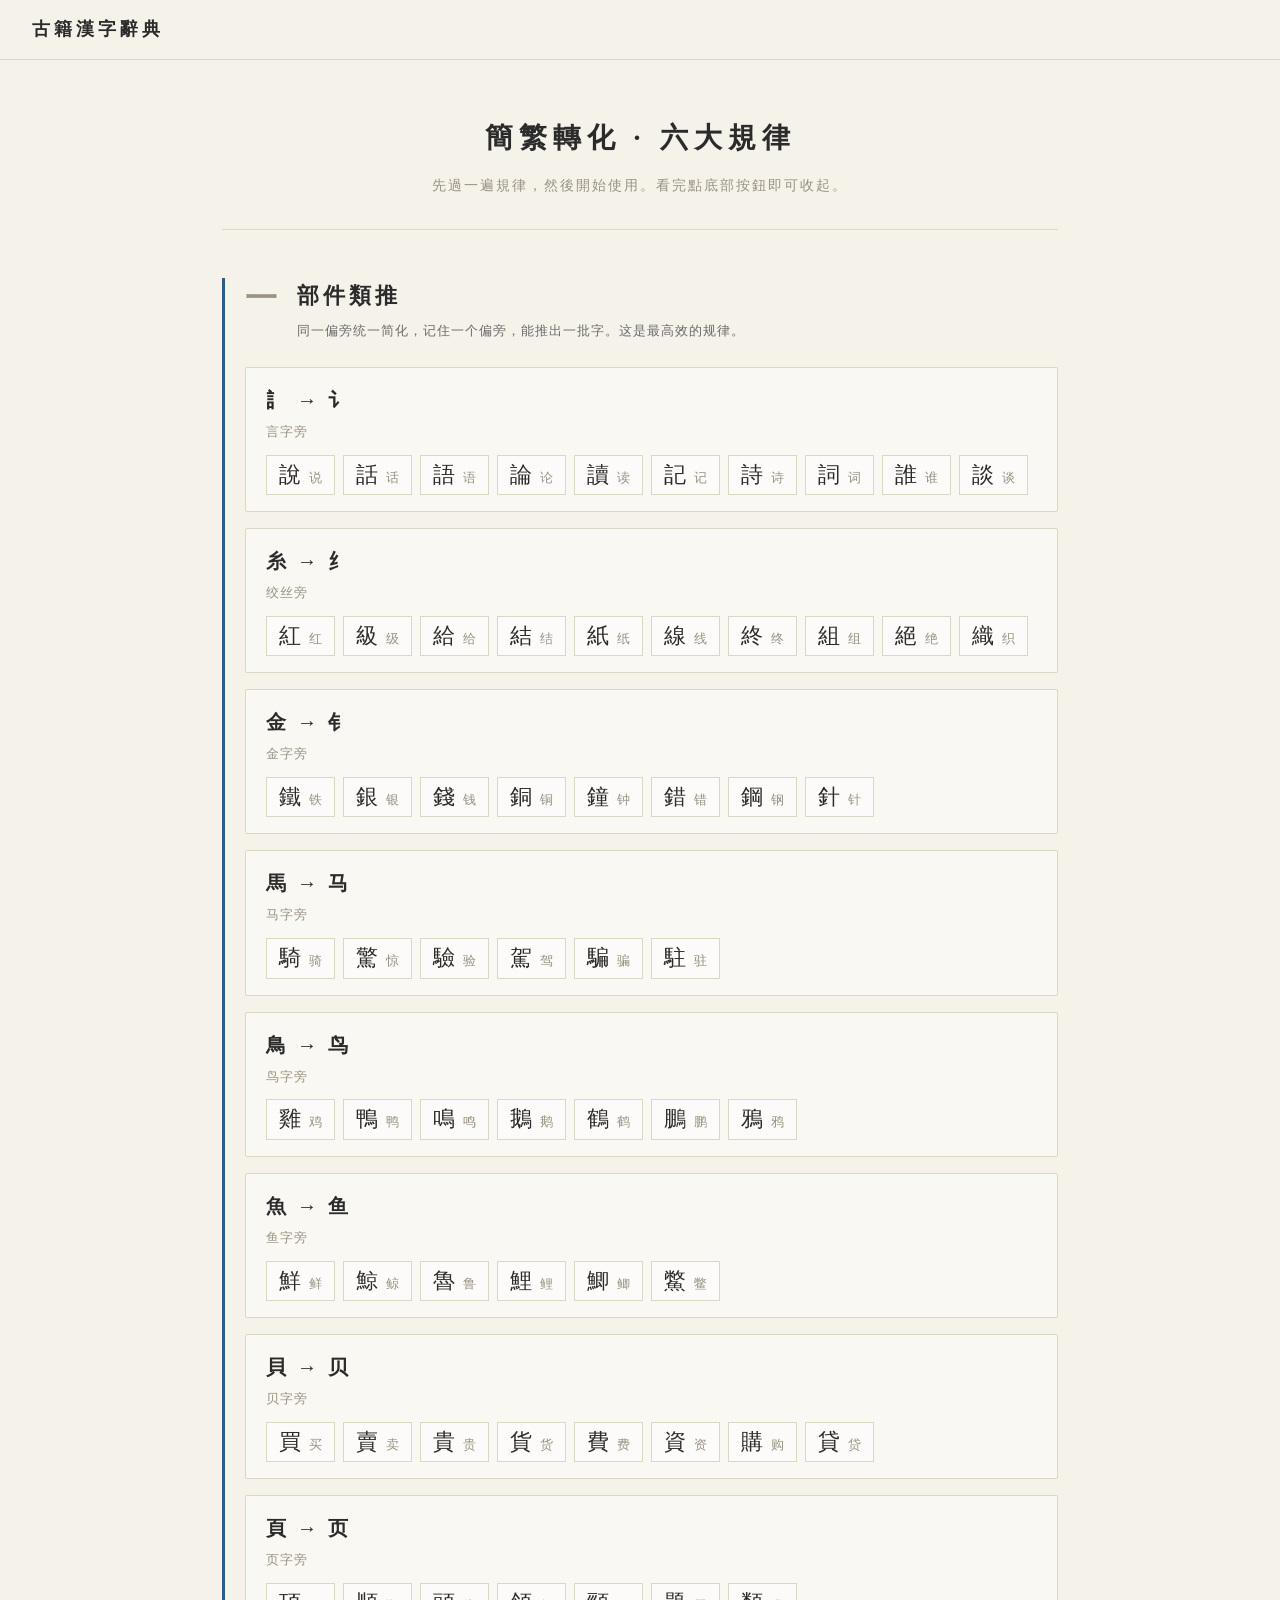
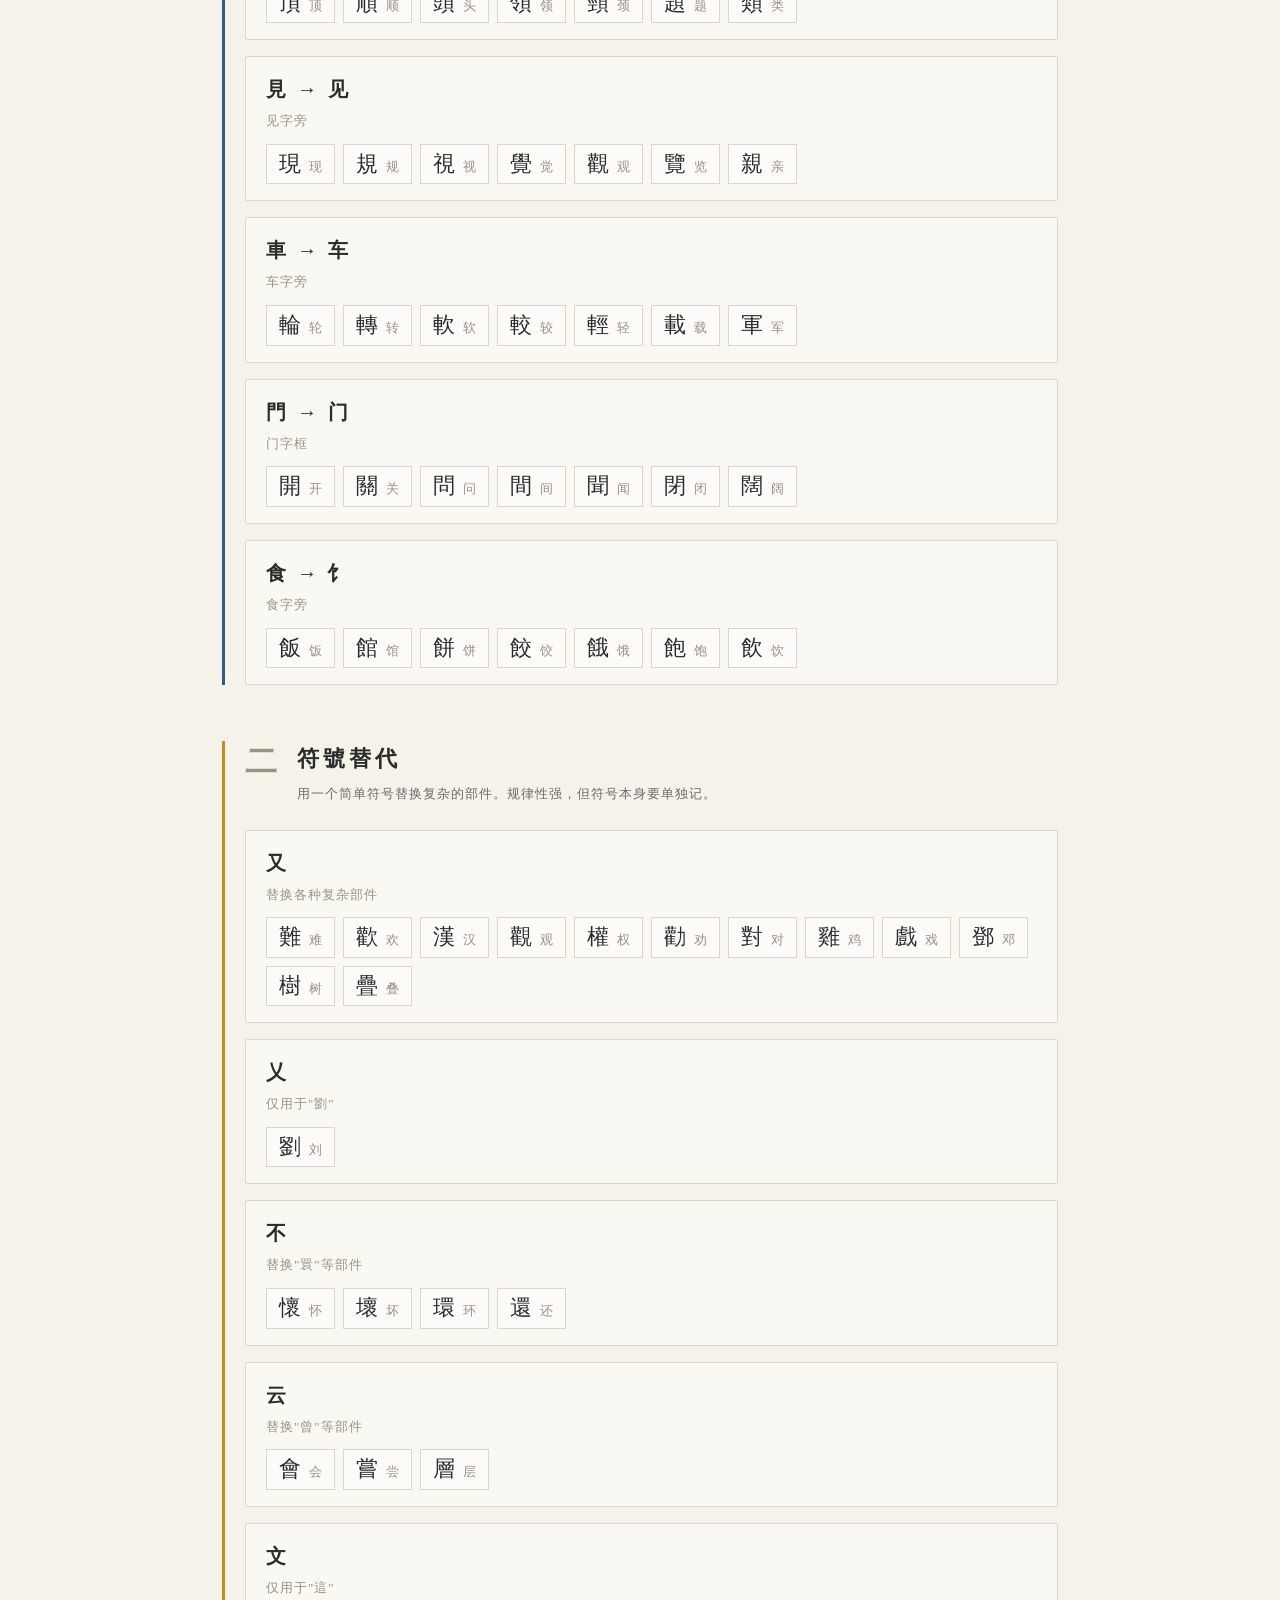
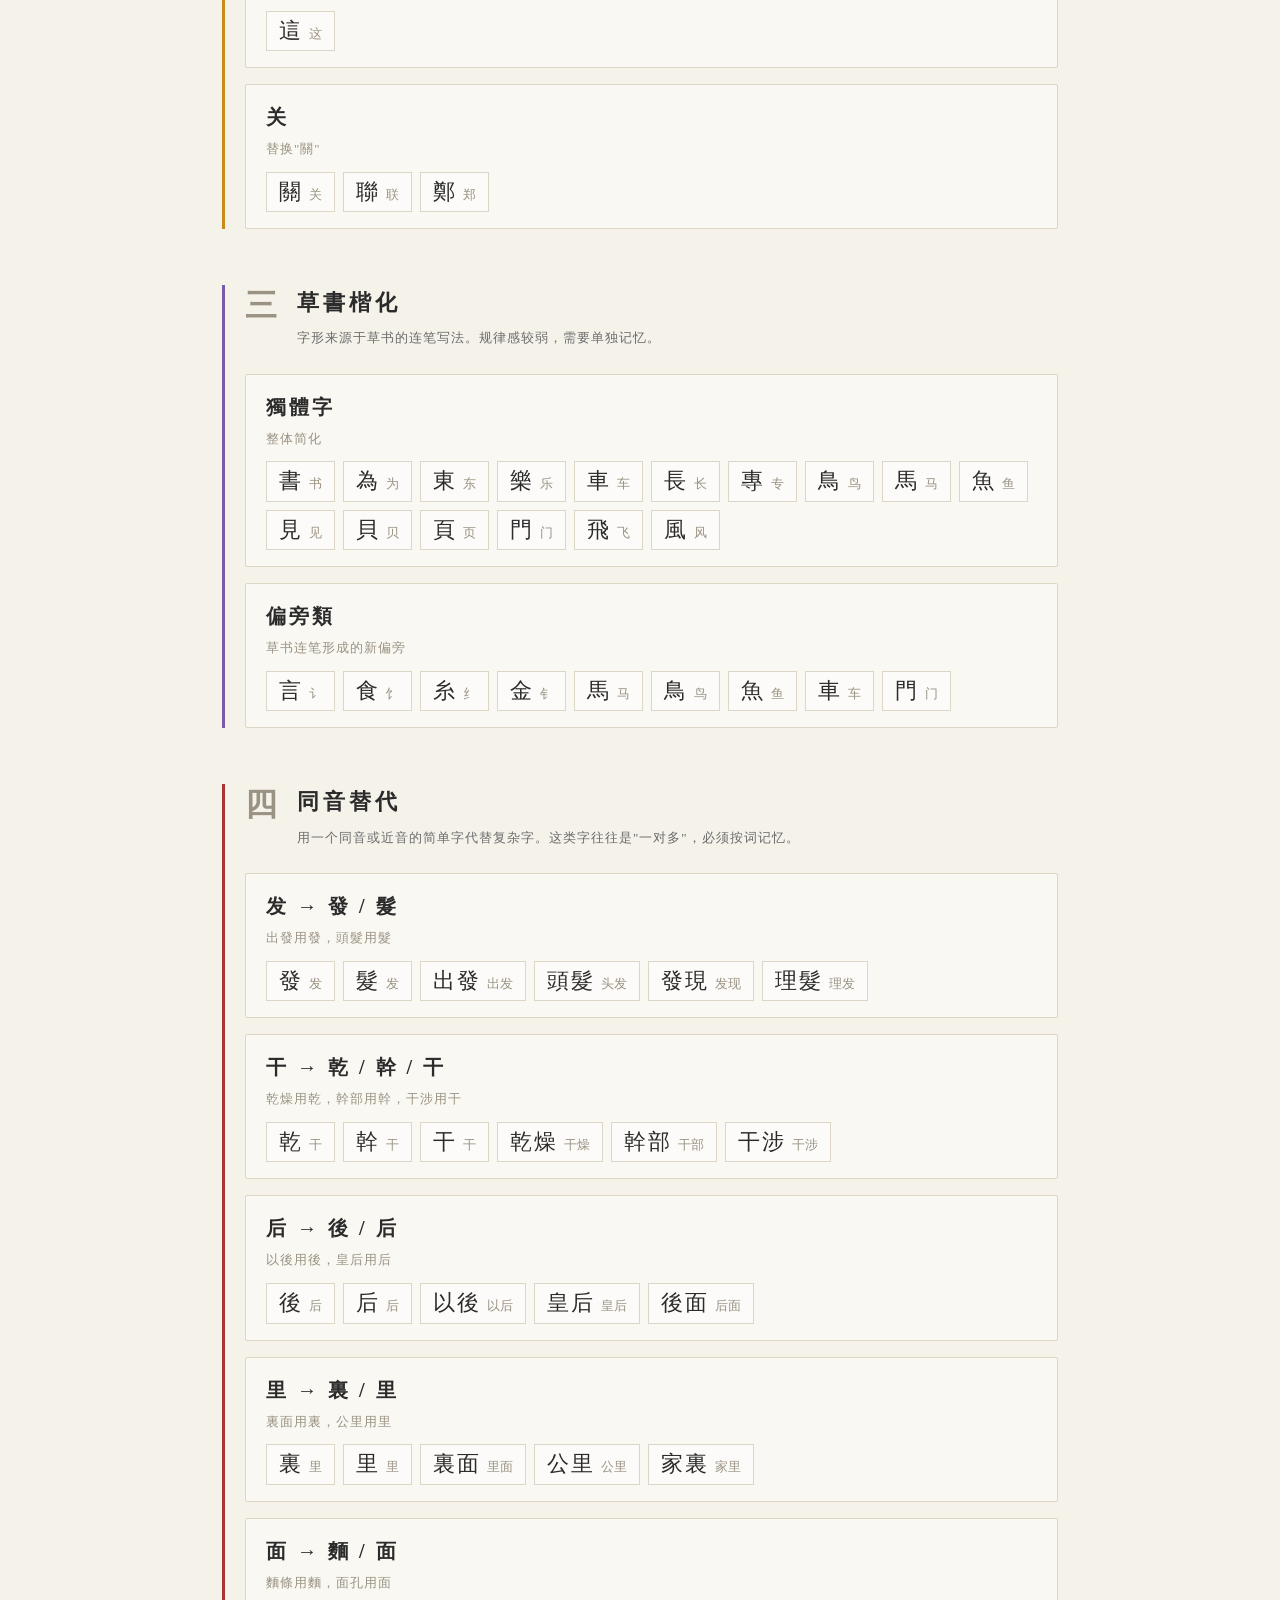
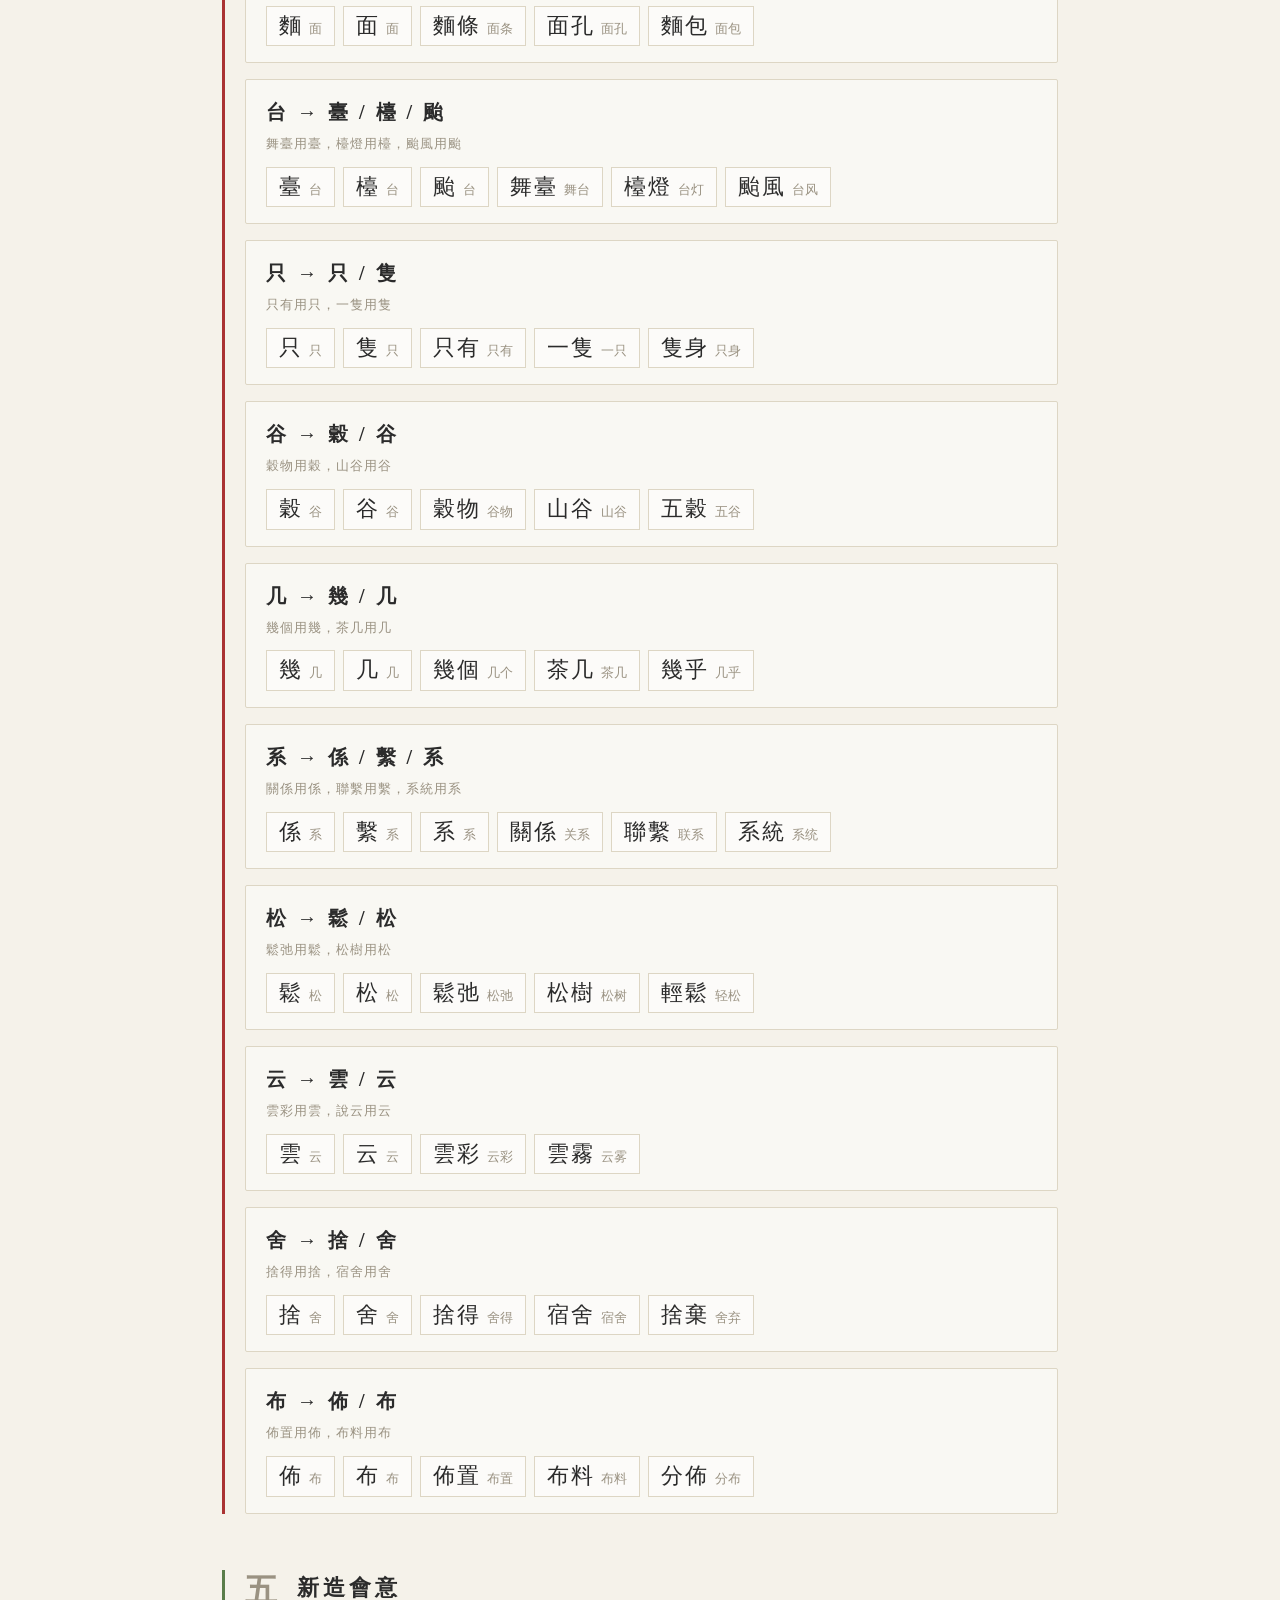
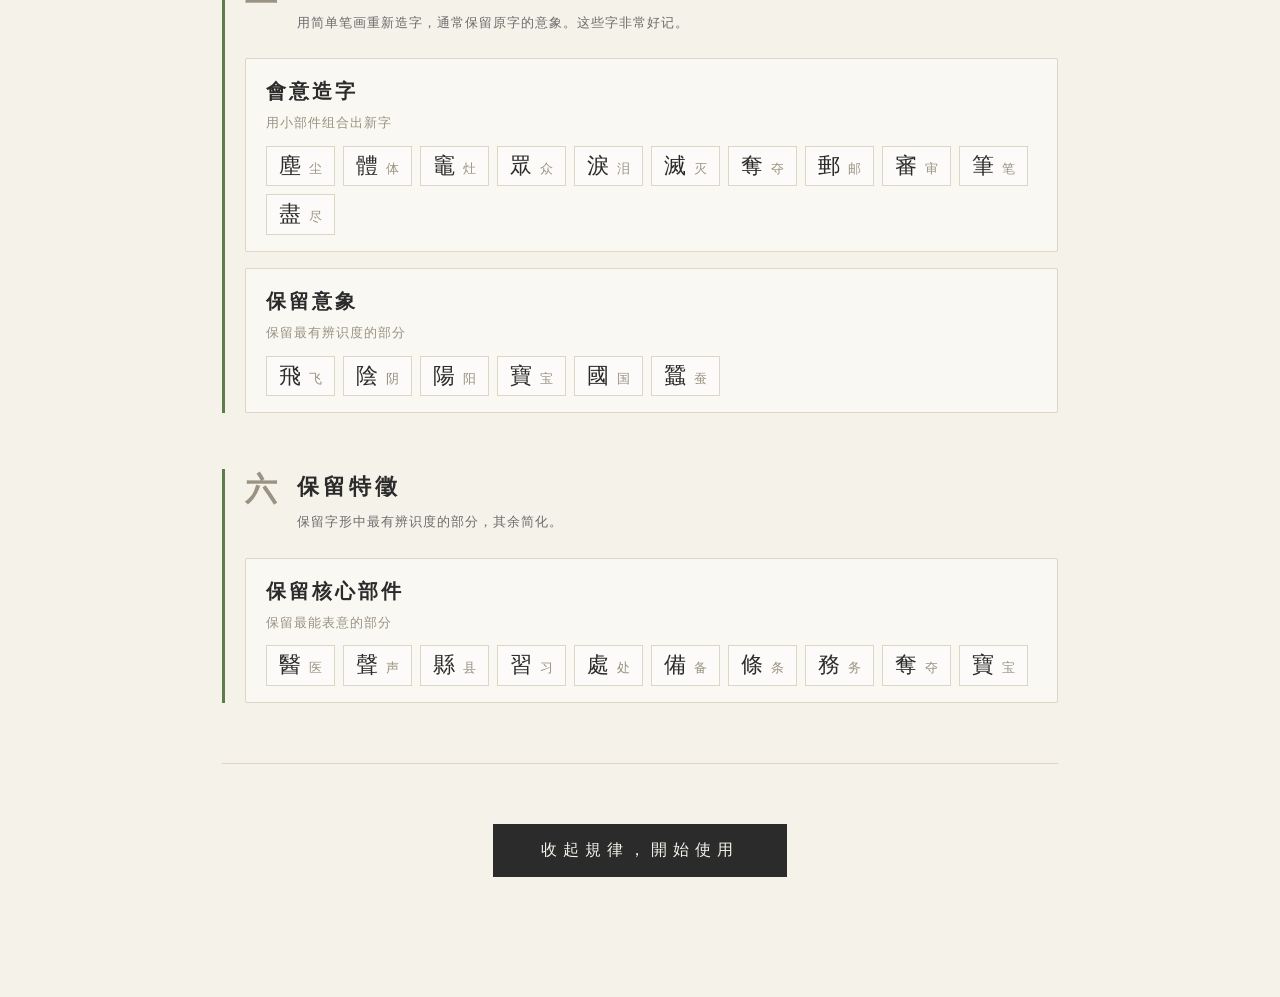
<file: index.html>
<!DOCTYPE html>
<html lang="zh-Hant">
<head>
  <meta charset="UTF-8">
  <meta name="viewport" content="width=device-width, initial-scale=1.0">
  <meta name="theme-color" content="#2b2b2b">
  <link rel="manifest" href="manifest.json">
  <link rel="icon" type="image/svg+xml" href="icons/icon.svg">
  <title>古籍漢字辭典</title>
  <link rel="stylesheet" href="src/style.css">
</head>
<body class="welcome-mode">

  <header class="topbar">
    <h1>古籍漢字辭典</h1>
    <nav class="tabs">
      <button class="tab" data-view="dict">字典</button>
      <button class="tab" data-view="rules">規律</button>
      <button class="tab" data-view="practice">練習</button>
      <button class="tab" data-view="stats">進度</button>
    </nav>
  </header>

  <main class="view active" id="view-welcome">
    <div class="welcome-container">
      <div class="welcome-head">
        <h1>簡繁轉化 · 六大規律</h1>
        <p class="welcome-sub">先過一遍規律，然後開始使用。看完點底部按鈕即可收起。</p>
      </div>
      <div id="welcome-rules" class="rules-container"></div>
      <div class="welcome-foot">
        <button id="btn-collapse-welcome" class="primary-btn">收起規律，開始使用</button>
      </div>
    </div>
  </main>

  <main class="view" id="view-dict">
    <div class="layout">
      <aside class="sidebar">
        <div class="search-box">
          <input id="search" type="text" placeholder="搜索汉字、拼音…" autocomplete="off">
        </div>
        <div class="filter-box">
          <button class="filter-btn active" data-filter="all">全部</button>
          <button class="filter-btn" data-filter="variant">有異體</button>
          <button class="filter-btn" data-filter="strokes">有筆順</button>
        </div>
        <div id="char-list" class="char-list"></div>
        <div id="list-stat" class="list-stat"></div>
      </aside>
      <section id="detail" class="detail">
        <div class="placeholder">从左侧选一个字，或直接搜索</div>
      </section>
    </div>
  </main>

  <main class="view" id="view-rules">
    <div class="rules-container" id="rules-content"></div>
  </main>

  <main class="view" id="view-practice">
    <div class="practice-container">
      <div id="practice-start">
        <h2>練習</h2>
        <p class="practice-desc">看简体 + 拼音 + 释义 → 写出对应的繁体字</p>
        <div id="practice-stats-brief" class="practice-brief"></div>
        <button id="btn-start-practice" class="primary-btn">開始今日練習</button>
        <div class="practice-options">
          <label>
            每次新字数量：
            <select id="new-count">
              <option value="5">5</option>
              <option value="10" selected>10</option>
              <option value="15">15</option>
              <option value="20">20</option>
            </select>
          </label>
        </div>
      </div>

      <div id="practice-session" style="display:none">
        <div class="practice-progress">
          <span id="progress-text">1 / 10</span>
          <button id="btn-quit" class="quit-btn">退出</button>
        </div>
        <div class="practice-card">
          <div class="prompt-char" id="prompt-char">发</div>
          <div class="prompt-meta">
            <div class="prompt-pinyin" id="prompt-pinyin"></div>
            <div class="prompt-def" id="prompt-def"></div>
          </div>
        </div>
        <div class="practice-canvas" id="practice-canvas" style="display:none">
          <div class="answer-trad" id="answer-trad"></div>
        </div>
        <div class="practice-actions">
          <button id="btn-show-answer" class="primary-btn">顯示答案</button>
        </div>
        <div id="practice-rating" style="display:none" class="rating-row">
          <span class="rating-label">自我評價：</span>
          <button class="rate-btn rate-no" data-q="0">不會</button>
          <button class="rate-btn rate-fuzzy" data-q="3">模糊</button>
          <button class="rate-btn rate-yes" data-q="5">會</button>
        </div>
        <div class="practice-hint" id="practice-hint"></div>
      </div>

      <div id="practice-summary" style="display:none">
        <h2>練習完成</h2>
        <div id="summary-content"></div>
        <button id="btn-back-home" class="primary-btn">返回</button>
      </div>
    </div>
  </main>

  <main class="view" id="view-stats">
    <div class="stats-container">
      <h2>學習進度</h2>
      <div id="stats-content"></div>
      <button id="btn-reset-stats" class="danger-btn">重置所有进度</button>
      <button id="btn-show-welcome" class="danger-btn" style="border-color:var(--ink-3);color:var(--ink-3);">重新顯示規律頁</button>
    </div>
  </main>

  <script src="src/lib/hanzi-writer.min.js"></script>
  <script src="src/app.js"></script>
  <script src="src/rules.js"></script>
  <script src="src/practice.js"></script>
</body>
</html>
</file>
<file: src/style.css>
* { box-sizing: border-box; margin: 0; padding: 0; }

:root {
  --paper:   #f5f2ea;
  --ink:     #2b2b2b;
  --ink-2:   #6b6b6b;
  --ink-3:   #9a9282;
  --line:    #ddd6c4;
  --accent:  #a33;
  --accent-2:#2c5c8a;
  --accent-3:#5a7d4a;
}

body {
  font-family: "Songti SC", "STSong", "SimSun", "Noto Serif CJK SC", serif;
  background: var(--paper);
  color: var(--ink);
  line-height: 1.6;
  -webkit-font-smoothing: antialiased;
}

/* 欢迎模式下隐藏顶部 tab */
body.welcome-mode .tabs {
  display: none;
}

/* ============ 顶栏 ============ */
.topbar {
  border-bottom: 1px solid var(--line);
  padding: 0 32px;
  display: flex;
  align-items: center;
  gap: 32px;
  height: 60px;
}
.topbar h1 {
  font-size: 18px;
  font-weight: 600;
  letter-spacing: 4px;
  flex-shrink: 0;
}
.tabs {
  display: flex;
  gap: 4px;
  margin-left: auto;
}
.tab {
  padding: 8px 18px;
  font-size: 14px;
  font-family: inherit;
  letter-spacing: 2px;
  background: transparent;
  border: none;
  color: var(--ink-3);
  cursor: pointer;
  border-bottom: 2px solid transparent;
  transition: all .15s;
}
.tab:hover { color: var(--ink); }
.tab.active {
  color: var(--ink);
  border-bottom-color: var(--accent);
}

.view { display: none; }
.view.active { display: block; }

/* ============ 欢迎页 ============ */
#view-welcome {
  background: var(--paper);
  min-height: calc(100vh - 60px);
}
.welcome-container {
  max-width: 900px;
  margin: 0 auto;
  padding: 56px 32px 100px;
}
.welcome-head {
  text-align: center;
  margin-bottom: 48px;
  padding-bottom: 32px;
  border-bottom: 1px solid var(--line);
}
.welcome-head h1 {
  font-size: 28px;
  font-weight: 600;
  letter-spacing: 6px;
  margin-bottom: 14px;
}
.welcome-sub {
  font-size: 14px;
  color: var(--ink-3);
  letter-spacing: 2px;
}
.welcome-foot {
  margin-top: 60px;
  text-align: center;
  padding-top: 40px;
  border-top: 1px solid var(--line);
}
.welcome-foot .primary-btn {
  display: inline-block;
  width: auto;
  max-width: none;
  padding: 16px 48px;
  font-size: 16px;
  letter-spacing: 6px;
}
#view-welcome .rules-container {
  padding: 0;
  max-width: none;
}

/* ============ 字典布局 ============ */
.layout {
  display: grid;
  grid-template-columns: 300px 1fr;
  height: calc(100vh - 60px);
}

.sidebar {
  border-right: 1px solid var(--line);
  display: flex;
  flex-direction: column;
  overflow: hidden;
}
.search-box { padding: 12px 16px; border-bottom: 1px solid var(--line); }
.search-box input {
  width: 100%; padding: 9px 10px; font-size: 15px;
  font-family: inherit; border: 1px solid var(--line);
  background: transparent; color: var(--ink); outline: none;
}
.search-box input:focus { border-color: var(--accent); }

.filter-box {
  display: flex; gap: 6px; padding: 10px 16px;
  border-bottom: 1px solid var(--line);
}
.filter-btn {
  flex: 1; padding: 5px 8px; font-size: 12px; font-family: inherit;
  letter-spacing: 1px; border: 1px solid var(--line);
  background: transparent; color: var(--ink-2); cursor: pointer;
  transition: all .15s;
}
.filter-btn:hover { border-color: var(--ink-2); }
.filter-btn.active { background: var(--ink); color: var(--paper); border-color: var(--ink); }

.char-list { flex: 1; overflow-y: auto; padding: 4px 0; }
.char-item {
  display: flex; align-items: baseline; gap: 10px;
  padding: 7px 18px; cursor: pointer; transition: background .1s;
}
.char-item:hover { background: rgba(0,0,0,.035); }
.char-item.active {
  background: rgba(0,0,0,.06);
  border-left: 3px solid var(--accent);
  padding-left: 15px;
}
.char-item .c { font-size: 20px; min-width: 26px; }
.char-item .info {
  font-size: 11px; color: var(--ink-3); letter-spacing: 1px;
  white-space: nowrap; overflow: hidden; text-overflow: ellipsis;
}
.char-item .badge {
  font-size: 10px; color: var(--accent-2);
  margin-left: auto; flex-shrink: 0;
}
.list-stat {
  padding: 8px 16px; font-size: 12px; color: var(--ink-3);
  border-top: 1px solid var(--line); letter-spacing: 1px;
}

.detail { overflow-y: auto; padding: 44px 56px; max-width: 900px; }
.placeholder {
  color: var(--ink-3); font-size: 15px; letter-spacing: 2px;
  text-align: center; margin-top: 120px;
}

.detail-head {
  display: flex; align-items: flex-start; gap: 44px;
  padding-bottom: 28px; border-bottom: 1px solid var(--line);
}
.detail-char { font-size: 96px; line-height: 1; letter-spacing: 8px; }
.detail-basic { flex: 1; padding-top: 14px; }
.basic-row { display: flex; gap: 12px; font-size: 14px; padding: 5px 0; }
.basic-label { color: var(--ink-3); letter-spacing: 2px; min-width: 56px; flex-shrink: 0; }
.basic-value { color: var(--ink); word-break: break-word; }
.basic-value.en { font-family: system-ui, sans-serif; font-size: 13px; }

.section { margin-top: 32px; }
.section-title {
  font-size: 13px; font-weight: 600; letter-spacing: 4px;
  color: var(--ink-2); padding-bottom: 10px;
  border-bottom: 1px solid var(--line); margin-bottom: 14px;
}

/* ============ 释义区 ============ */
.defs-container { margin-top: 4px; }
.def-group {
  margin-bottom: 20px;
  padding: 12px 16px;
  border-left: 3px solid var(--line);
  background: rgba(255,255,255,.35);
}
.def-group.def-cedict    { border-left-color: var(--accent-2); }
.def-group.def-guhanyu   { border-left-color: var(--accent-3); }
.def-group.def-gudaihanyu {
  border-left-color: #8b4513;
  background: rgba(139, 69, 19, 0.05);
}
.def-head {
  display: flex; align-items: baseline; gap: 12px; margin-bottom: 8px;
}
.def-source {
  font-size: 11px; letter-spacing: 2px;
  color: var(--accent-2); font-family: system-ui, sans-serif;
}
.def-guhanyu .def-source { color: var(--accent-3); }
.def-gudaihanyu .def-source {
  color: #8b4513; font-weight: 600; font-size: 12px; letter-spacing: 3px;
}
.def-pinyin {
  font-size: 12px; color: var(--ink-3); font-family: system-ui, sans-serif;
}
.def-text {
  font-size: 14px; color: var(--ink); line-height: 1.9;
  padding: 3px 0; word-break: break-word;
}
.def-guhanyu .def-text {
  font-family: "Songti SC", "STSong", "SimSun", serif;
  font-size: 14px; line-height: 2; color: #3a3a3a;
}
.def-gudaihanyu .def-text {
  font-size: 15px; line-height: 2.1; color: #2b2b2b;
  font-family: "Songti SC", "STSong", "SimSun", serif;
  padding: 4px 0;
}

/* ============ 变体家族 ============ */
.variant-group {
  display: flex; align-items: baseline; gap: 16px;
  padding: 10px 0; border-bottom: 1px dashed var(--line);
}
.variant-label {
  font-size: 12px; letter-spacing: 1px;
  min-width: 80px; flex-shrink: 0;
}
.variant-label.semantic { color: var(--accent-2); }
.variant-label.z        { color: var(--accent-3); }
.variant-label.trad     { color: var(--accent); }
.variant-label.simp     { color: var(--ink-2); }
.variant-chars { display: flex; flex-wrap: wrap; gap: 10px; }
.variant-chip {
  display: inline-flex; align-items: baseline; gap: 5px;
  padding: 5px 12px; border: 1px solid var(--line);
  background: rgba(255,255,255,.4); cursor: pointer;
  transition: all .15s; font-size: 22px; line-height: 1.2;
}
.variant-chip:hover { border-color: var(--accent); background: rgba(0,0,0,.03); }
.variant-chip .mark { font-size: 10px; color: var(--accent); letter-spacing: 1px; vertical-align: super; }

/* ============ 笔顺 ============ */
.strokes-box { margin-top: 32px; }
#strokes-target {
  width: 240px; height: 240px;
  border: 1px solid var(--line); margin-top: 8px;
  position: relative; background-color: #fff;
  background-image:
    linear-gradient(to right, transparent calc(50% - 0.5px), #e0b8b8 calc(50% - 0.5px), #e0b8b8 calc(50% + 0.5px), transparent calc(50% + 0.5px)),
    linear-gradient(to bottom, transparent calc(50% - 0.5px), #e0b8b8 calc(50% - 0.5px), #e0b8b8 calc(50% + 0.5px), transparent calc(50% + 0.5px));
}
.strokes-controls { display: flex; gap: 10px; margin-top: 12px; }
.strokes-controls button {
  padding: 7px 16px; font-size: 13px; font-family: inherit;
  letter-spacing: 2px; border: 1px solid var(--line);
  background: transparent; color: var(--ink); cursor: pointer;
  transition: all .15s;
}
.strokes-controls button:hover { border-color: var(--accent); color: var(--accent); }
.strokes-hint { font-size: 12px; color: var(--ink-3); letter-spacing: 1px; margin-top: 8px; }

/* ============ 规律视图 ============ */
.rules-container {
  max-width: 900px;
  margin: 0 auto;
  padding: 40px 32px 80px;
}
.rule-category {
  margin-bottom: 56px;
  padding-left: 20px;
  border-left: 3px solid var(--line);
}
.rule-cat-radical   { border-left-color: var(--accent-2); }
.rule-cat-symbol    { border-left-color: #c98c1a; }
.rule-cat-cursive   { border-left-color: #7c5ba6; }
.rule-cat-homophone { border-left-color: var(--accent); }
.rule-cat-semantic  { border-left-color: var(--accent-3); }
.rule-cat-feature   { border-left-color: #5a7d4a; }
.rule-cat-head {
  display: flex; align-items: flex-start; gap: 20px; margin-bottom: 24px;
}
.rule-cat-num {
  font-size: 32px; font-weight: 600; color: var(--ink-3);
  line-height: 1; padding-top: 4px;
  font-family: "Songti SC", "STSong", serif;
}
.rule-cat-name {
  font-size: 22px; font-weight: 600; letter-spacing: 4px; margin-bottom: 6px;
}
.rule-cat-desc {
  font-size: 13px; color: var(--ink-2); line-height: 1.8; letter-spacing: 1px;
}
.rule-list { display: flex; flex-direction: column; gap: 16px; }
.rule-item {
  padding: 16px 20px; background: rgba(255,255,255,.4);
  border: 1px solid var(--line); border-radius: 2px;
}
.rule-pattern {
  font-size: 20px; font-weight: 600; letter-spacing: 3px;
  color: var(--ink); margin-bottom: 6px;
}
.rule-note {
  font-size: 13px; color: var(--ink-3); letter-spacing: 1px; margin-bottom: 12px;
}
.rule-examples { display: flex; flex-wrap: wrap; gap: 8px; }
.rule-char {
  display: inline-flex; align-items: baseline; gap: 6px;
  padding: 6px 12px; border: 1px solid var(--line);
  background: rgba(255,255,255,.5);
  font-size: 22px; line-height: 1.2; letter-spacing: 2px;
}
.rule-char .rule-simp {
  font-size: 13px; color: var(--ink-3); letter-spacing: 0;
}
.rule-char.clickable { cursor: pointer; transition: all .15s; }
.rule-char.clickable:hover {
  border-color: var(--accent); background: rgba(163, 51, 51, 0.06);
}

/* ============ 练习视图 ============ */
.practice-container {
  max-width: 640px; margin: 0 auto; padding: 40px 24px;
  min-height: calc(100vh - 60px);
}
.practice-container h2 {
  font-size: 24px; font-weight: 600; letter-spacing: 4px;
  margin-bottom: 20px; text-align: center;
}
.practice-desc {
  text-align: center; color: var(--ink-3);
  font-size: 14px; letter-spacing: 1px; margin-bottom: 32px;
}
.practice-brief {
  text-align: center; font-size: 14px;
  color: var(--ink-2); margin-bottom: 24px; line-height: 1.9;
}
.primary-btn {
  display: block; width: 100%; max-width: 320px;
  margin: 20px auto; padding: 14px 24px;
  font-size: 16px; font-family: inherit; letter-spacing: 4px;
  background: var(--ink); color: var(--paper);
  border: none; cursor: pointer; transition: all .15s;
}
.primary-btn:hover { background: var(--accent); }
.primary-btn:disabled { opacity: .4; cursor: not-allowed; }
.practice-options {
  text-align: center; margin-top: 20px;
  font-size: 13px; color: var(--ink-2);
}
.practice-options select {
  font-family: inherit; font-size: 13px; padding: 4px 8px;
  border: 1px solid var(--line); background: transparent; color: var(--ink);
}
.practice-progress {
  display: flex; align-items: center; justify-content: space-between;
  padding-bottom: 16px; border-bottom: 1px solid var(--line);
  font-size: 14px; color: var(--ink-3); letter-spacing: 2px;
}
.quit-btn {
  background: transparent; border: none;
  color: var(--ink-3); cursor: pointer;
  font-family: inherit; font-size: 13px; letter-spacing: 2px;
}
.quit-btn:hover { color: var(--accent); }
.practice-card { text-align: center; padding: 40px 20px 24px; }
.prompt-char {
  font-size: 140px; line-height: 1; letter-spacing: 8px;
  color: var(--ink-2); margin-bottom: 20px;
}
.prompt-pinyin {
  font-size: 16px; color: var(--accent-2);
  font-family: system-ui, sans-serif; letter-spacing: 2px; margin-bottom: 6px;
}
.prompt-def {
  font-size: 13px; color: var(--ink-3); font-family: system-ui, sans-serif;
}
.practice-canvas { text-align: center; margin: 20px 0; }
.answer-trad {
  width: 220px; height: 220px; margin: 0 auto;
  border: 1px solid var(--line); background-color: #fff;
  background-image:
    linear-gradient(to right, transparent calc(50% - 0.5px), #e0b8b8 calc(50% - 0.5px), #e0b8b8 calc(50% + 0.5px), transparent calc(50% + 0.5px)),
    linear-gradient(to bottom, transparent calc(50% - 0.5px), #e0b8b8 calc(50% - 0.5px), #e0b8b8 calc(50% + 0.5px), transparent calc(50% + 0.5px));
}
.practice-actions { text-align: center; margin-top: 16px; }
.rating-row {
  display: flex; align-items: center; justify-content: center;
  gap: 12px; margin-top: 24px; flex-wrap: wrap;
}
.rating-label { font-size: 13px; color: var(--ink-3); letter-spacing: 2px; }
.rate-btn {
  padding: 10px 24px; font-size: 15px; font-family: inherit;
  letter-spacing: 3px; border: 1px solid var(--line);
  background: transparent; cursor: pointer; transition: all .15s;
}
.rate-btn:hover { transform: translateY(-2px); }
.rate-no    { color: var(--accent); border-color: var(--accent); }
.rate-no:hover    { background: var(--accent); color: var(--paper); }
.rate-fuzzy { color: #c98c1a; border-color: #c98c1a; }
.rate-fuzzy:hover { background: #c98c1a; color: var(--paper); }
.rate-yes   { color: var(--accent-3); border-color: var(--accent-3); }
.rate-yes:hover   { background: var(--accent-3); color: var(--paper); }
.practice-hint {
  text-align: center; margin-top: 16px; font-size: 13px;
  color: var(--ink-3); min-height: 20px; letter-spacing: 1px;
}
#summary-content { text-align: center; padding: 32px 0; }
.summary-row {
  display: flex; justify-content: space-between;
  padding: 12px 32px; font-size: 15px;
  border-bottom: 1px dashed var(--line); letter-spacing: 2px;
}
.summary-row span { color: var(--ink-3); }
.summary-row b { color: var(--ink); font-weight: 600; }

/* ============ 进度视图 ============ */
.stats-container {
  max-width: 640px; margin: 0 auto; padding: 40px 24px;
}
.stats-container h2 {
  font-size: 24px; font-weight: 600; letter-spacing: 4px;
  margin-bottom: 32px; text-align: center;
}
.stats-grid {
  display: grid; grid-template-columns: repeat(2, 1fr);
  gap: 16px; margin-bottom: 32px;
}
.stat-card {
  padding: 24px 16px; border: 1px solid var(--line);
  background: rgba(255,255,255,.4); text-align: center;
}
.stat-num {
  font-size: 40px; font-weight: 600; color: var(--ink);
  line-height: 1; margin-bottom: 10px;
  font-family: "Helvetica Neue", sans-serif;
}
.stat-label { font-size: 12px; color: var(--ink-3); letter-spacing: 3px; }
.stats-detail {
  padding: 20px 0;
  border-top: 1px solid var(--line); border-bottom: 1px solid var(--line);
  font-size: 14px; color: var(--ink-2);
  letter-spacing: 2px; line-height: 2.2; text-align: center;
}
.danger-btn {
  display: block; margin: 32px auto 0; padding: 10px 24px;
  font-size: 13px; font-family: inherit; letter-spacing: 2px;
  border: 1px solid var(--accent); background: transparent;
  color: var(--accent); cursor: pointer; transition: all .15s;
}
.danger-btn:hover { background: var(--accent); color: var(--paper); }

/* ============ 移动端 ============ */
@media (max-width: 720px) {
  .topbar { padding: 0 16px; gap: 12px; height: 56px; }
  .topbar h1 { font-size: 15px; letter-spacing: 2px; }
  .tab { padding: 6px 10px; font-size: 12px; letter-spacing: 1px; }

  .welcome-container { padding: 32px 16px 60px; }
  .welcome-head h1 { font-size: 22px; letter-spacing: 4px; }
  .welcome-foot .primary-btn { padding: 14px 32px; font-size: 15px; letter-spacing: 4px; }

  .layout {
    grid-template-columns: 1fr;
    grid-template-rows: 42vh 1fr;
    height: calc(100vh - 56px);
  }
  .sidebar { border-right: none; border-bottom: 1px solid var(--line); }
  .detail { padding: 26px 20px; }
  .detail-char { font-size: 68px; }
  .detail-head { gap: 24px; }
  #strokes-target { width: 100%; height: auto; aspect-ratio: 1; }

  .rules-container { padding: 24px 16px 60px; }
  .rule-cat-num { font-size: 24px; }
  .rule-cat-name { font-size: 18px; letter-spacing: 2px; }
  .rule-pattern { font-size: 17px; }
  .rule-char { font-size: 18px; padding: 5px 10px; }

  .prompt-char { font-size: 96px; }
  .practice-container { padding: 24px 16px; }
  .rate-btn { padding: 8px 16px; font-size: 13px; }
  .summary-row { padding: 10px 16px; font-size: 14px; }
}
</file>
